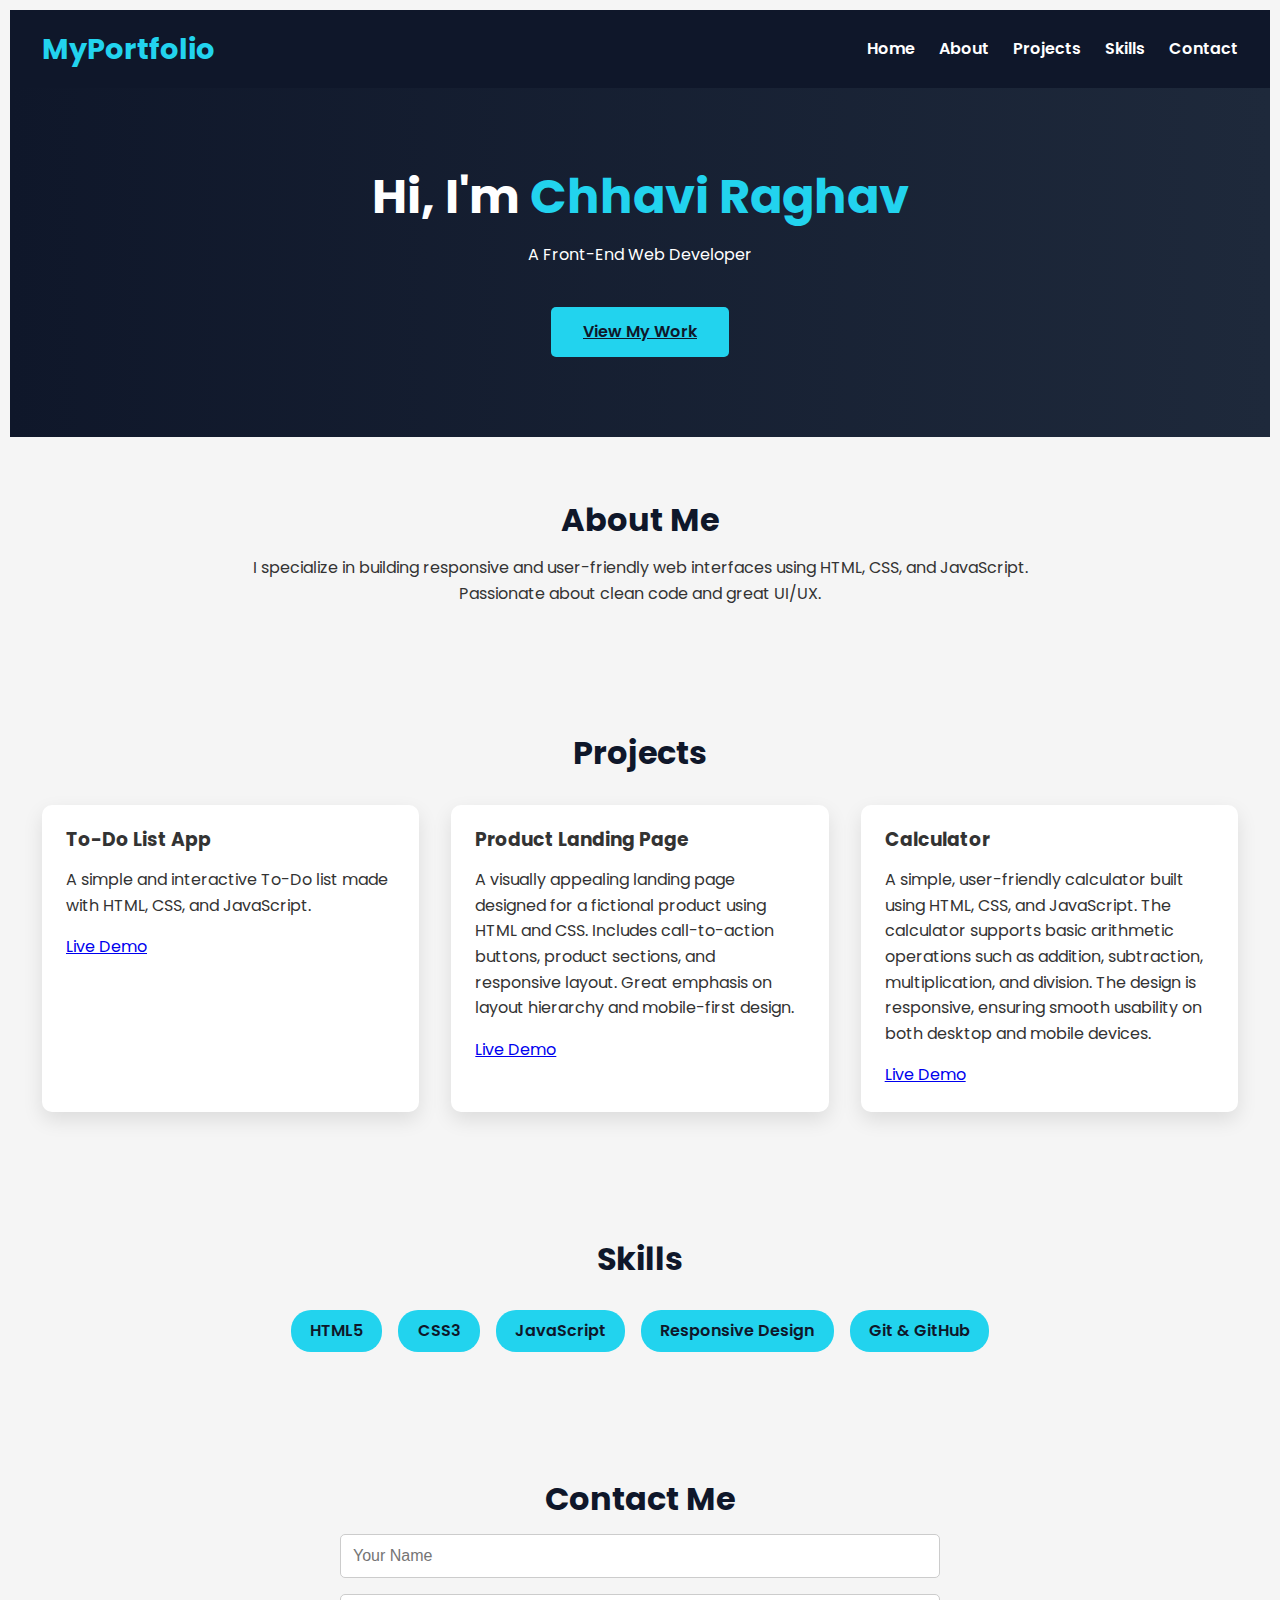
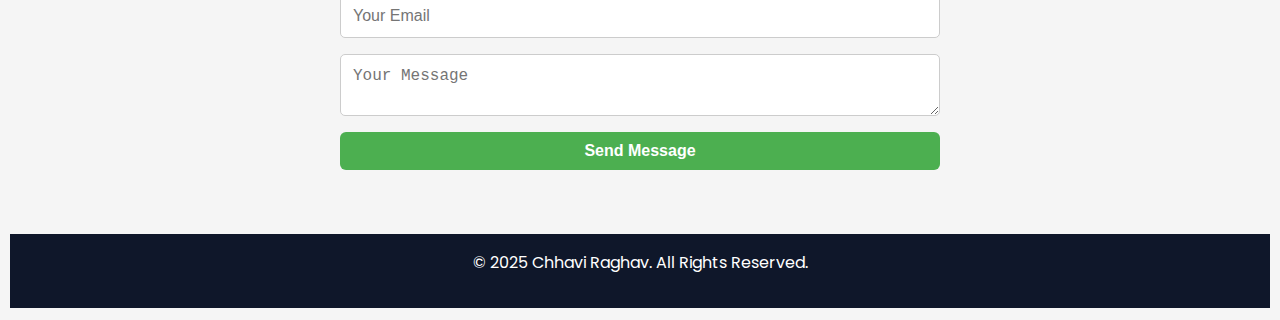
<file: index.html>
<!DOCTYPE html>
<html lang="en">
<head>
  <meta charset="UTF-8" />
  <meta name="viewport" content="width=device-width, initial-scale=1.0" />
  <title>My Portfolio</title>
  <link href="https://fonts.googleapis.com/css2?family=Poppins:wght@400;600;700&display=swap" rel="stylesheet">
  <link rel="stylesheet" href="style.css">
  <link rel="stylesheet" href="responsive.css">
</head>
<body>
  <header>
    <nav class="navbar">
      <div class="logo">MyPortfolio</div>
      <ul class="nav-links">
        <li><a href="#home">Home</a></li>
        <li><a href="#about">About</a></li>
        <li><a href="#projects">Projects</a></li>
        <li><a href="#skills">Skills</a></li>
        <li><a href="#contact">Contact</a></li>
      </ul>
    </nav>
  </header>

  <section id="home" class="hero-section">
    <h1>Hi, I'm <span class="highlight">Chhavi Raghav</span></h1>
    <p>A Front-End Web Developer</p>
    <a href="#projects" class="btn">View My Work</a>
  </section>

  <section id="about">
    <h2>About Me</h2>
    <p class="about-text">I specialize in building responsive and user-friendly web interfaces using HTML, CSS, and JavaScript. Passionate about clean code and great UI/UX.</p>
  </section>

  <section id="projects">
    <h2>Projects</h2>
    <div class="projects-grid">
      <div class="project-card">
        <h3>To-Do List App</h3>
        <p>A simple and interactive To-Do list made with HTML, CSS, and JavaScript.</p>
        <a href="Todo.html" target="_blank">Live Demo</a>
      </div>
      <div class="project-card">
        <h3>Product Landing Page</h3>
        <p>A visually appealing landing page designed for a fictional product using HTML and CSS. Includes call-to-action buttons, product sections, and responsive layout. Great emphasis on layout hierarchy and mobile-first design.</p>
        <a href="weather.html">Live Demo</a>
      </div>
      <div class="project-card">
        <h3>Calculator</h3>
        <p>A simple, user-friendly calculator built using HTML, CSS, and JavaScript. The calculator supports basic arithmetic operations such as addition, subtraction, multiplication, and division. The design is responsive, ensuring smooth usability on both desktop and mobile devices.</p>
        <a href="calculator.html">Live Demo</a>
    </div>
    
    </div>
  </section>

  <section id="skills">
    <h2>Skills</h2>
    <ul class="skills-list">
      <li>HTML5</li>
      <li>CSS3</li>
      <li>JavaScript</li>
      <li>Responsive Design</li>
      <li>Git & GitHub</li>
    </ul>
  </section>

  <section id="contact">
    <h2>Contact Me</h2>
    <form id="contact-form">
      <input type="text" placeholder="Your Name" required />
      <input type="email" placeholder="Your Email" required />
      <textarea placeholder="Your Message" required></textarea>
      <button type="submit">Send Message</button>
    </form>
  </section>

  <footer>
    <p>&copy; 2025 Chhavi Raghav. All Rights Reserved.</p>
  </footer>

  <script src="script.js"></script>
</body>
</html>
</file>
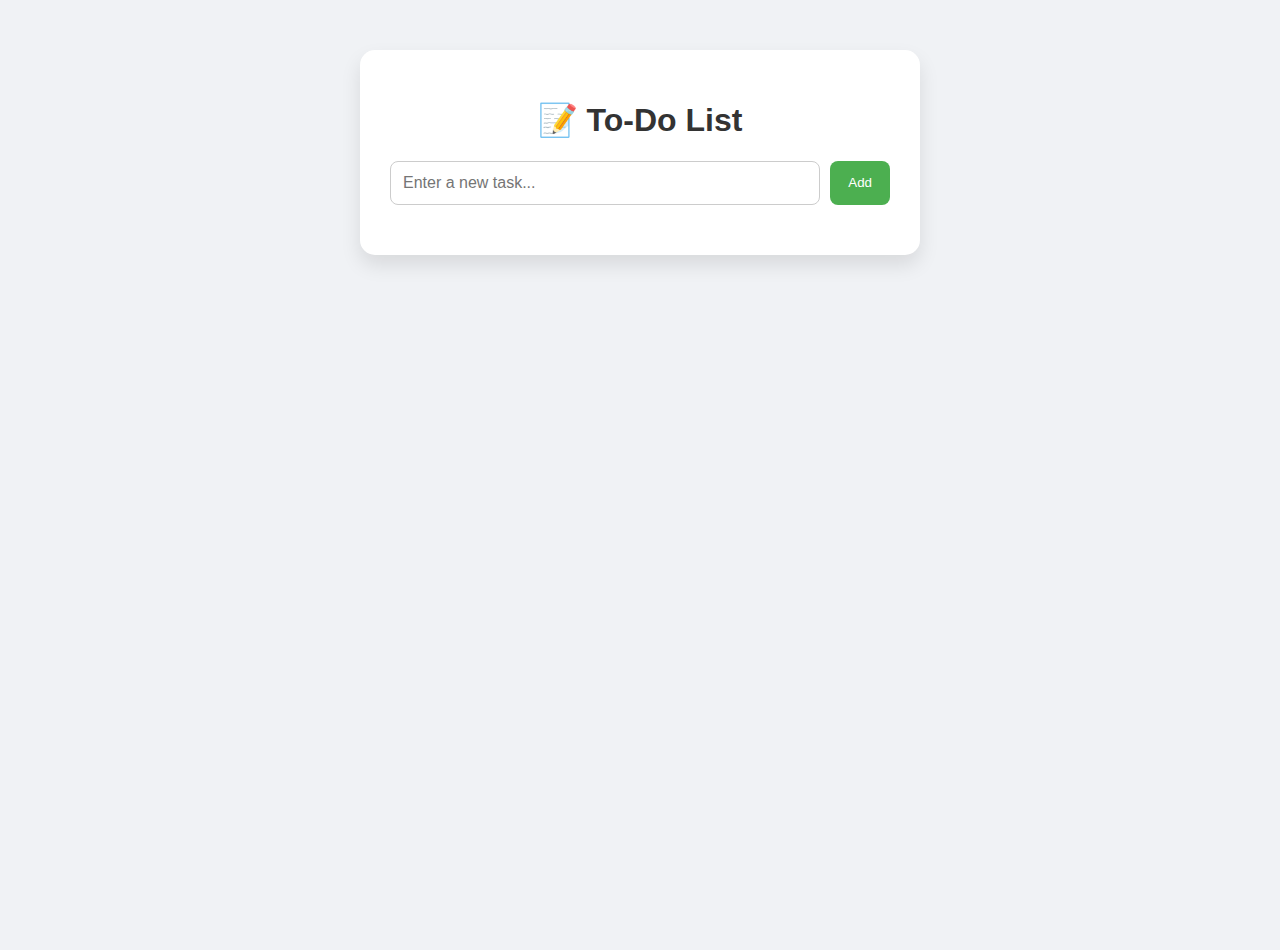
<file: todo-app/index.html>
<!DOCTYPE html>
<html lang="en">
<head>
  <meta charset="UTF-8" />
  <meta name="viewport" content="width=device-width, initial-scale=1.0"/>
  <title>To-Do List</title>
  <link rel="stylesheet" href="style.css"/>
</head>
<body>
  <div class="todo-app">
    <h1>📝 To-Do List</h1>
    <div class="input-section">
      <input type="text" id="task-input" placeholder="Enter a new task..." />
      <button id="add-btn">Add</button>
    </div>
    <ul id="task-list"></ul>
  </div>
  <script src="script.js"></script>
</body>
</html>
</file>
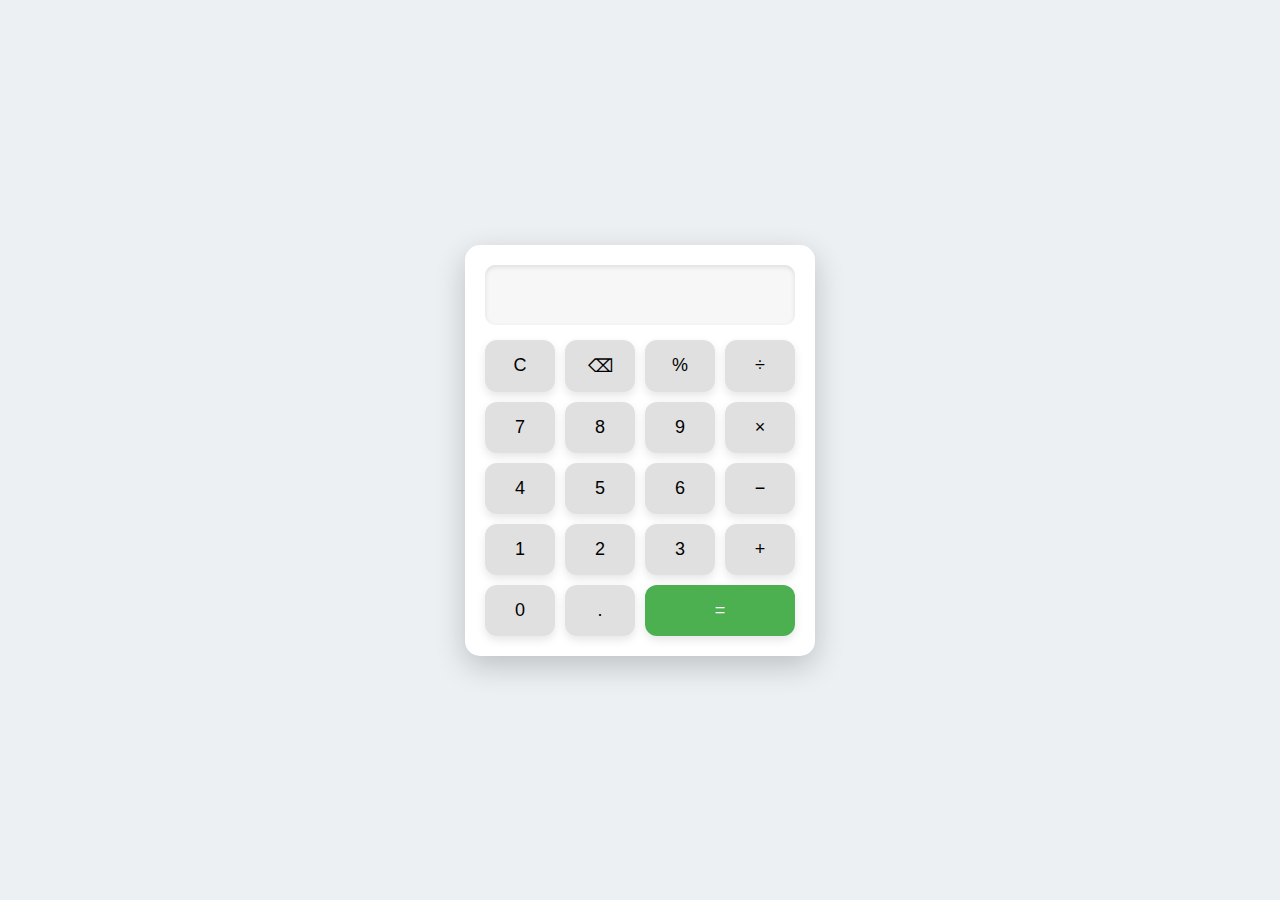
<file: calculator.html>
<!DOCTYPE html>
<html lang="en">
<head>
  <meta charset="UTF-8" />
  <meta name="viewport" content="width=device-width, initial-scale=1.0"/>
  <title>Simple Calculator</title>
  <link rel="stylesheet" href="calculator.css" />
</head>
<body>
  <div class="calculator">
    <input type="text" id="display" disabled />
    <div class="buttons">
      <button onclick="clearDisplay()">C</button>
      <button onclick="deleteLast()">⌫</button>
      <button onclick="appendValue('%')">%</button>
      <button onclick="appendValue('/')">÷</button>

      <button onclick="appendValue('7')">7</button>
      <button onclick="appendValue('8')">8</button>
      <button onclick="appendValue('9')">9</button>
      <button onclick="appendValue('*')">×</button>

      <button onclick="appendValue('4')">4</button>
      <button onclick="appendValue('5')">5</button>
      <button onclick="appendValue('6')">6</button>
      <button onclick="appendValue('-')">−</button>

      <button onclick="appendValue('1')">1</button>
      <button onclick="appendValue('2')">2</button>
      <button onclick="appendValue('3')">3</button>
      <button onclick="appendValue('+')">+</button>

      <button onclick="appendValue('0')">0</button>
      <button onclick="appendValue('.')">.</button>
      <button onclick="calculateResult()" class="equals">=</button>
    </div>
  </div>
  <script src="calculator.js"></script>
</body>
</html>
</file>
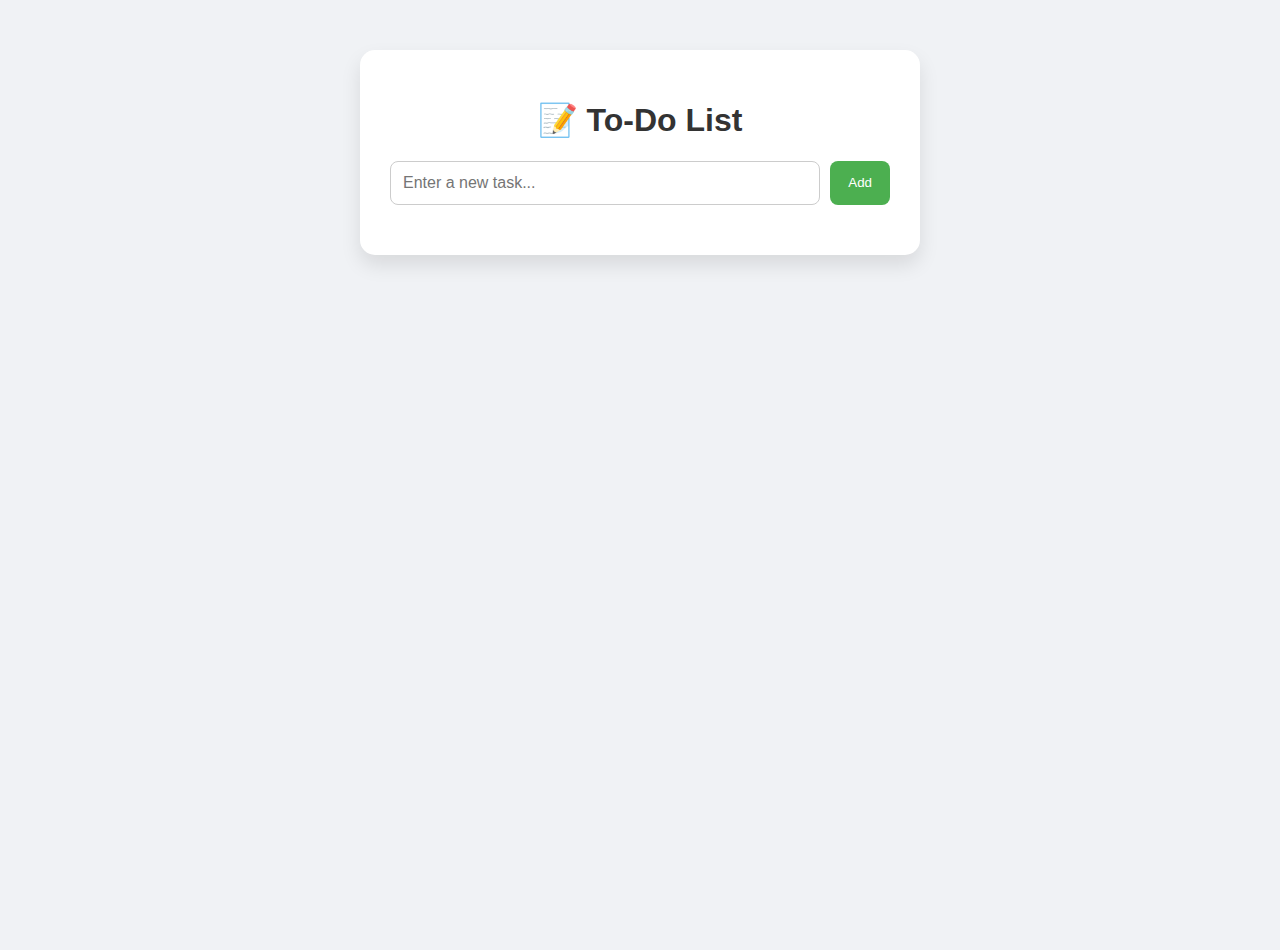
<file: Todo.html>
<!DOCTYPE html>
<html lang="en">
<head>
  <meta charset="UTF-8" />
  <meta name="viewport" content="width=device-width, initial-scale=1.0"/>
  <title>To-Do List</title>
  <link rel="stylesheet" href="todo.css"/>
</head>
<body>
  <div class="todo-app">
    <h1>📝 To-Do List</h1>
    <div class="input-section">
      <input type="text" id="task-input" placeholder="Enter a new task..." />
      <button id="add-btn">Add</button>
    </div>
    <ul id="task-list"></ul>
  </div>
  <script src="todo.js"></script>
</body>
</html>
</file>
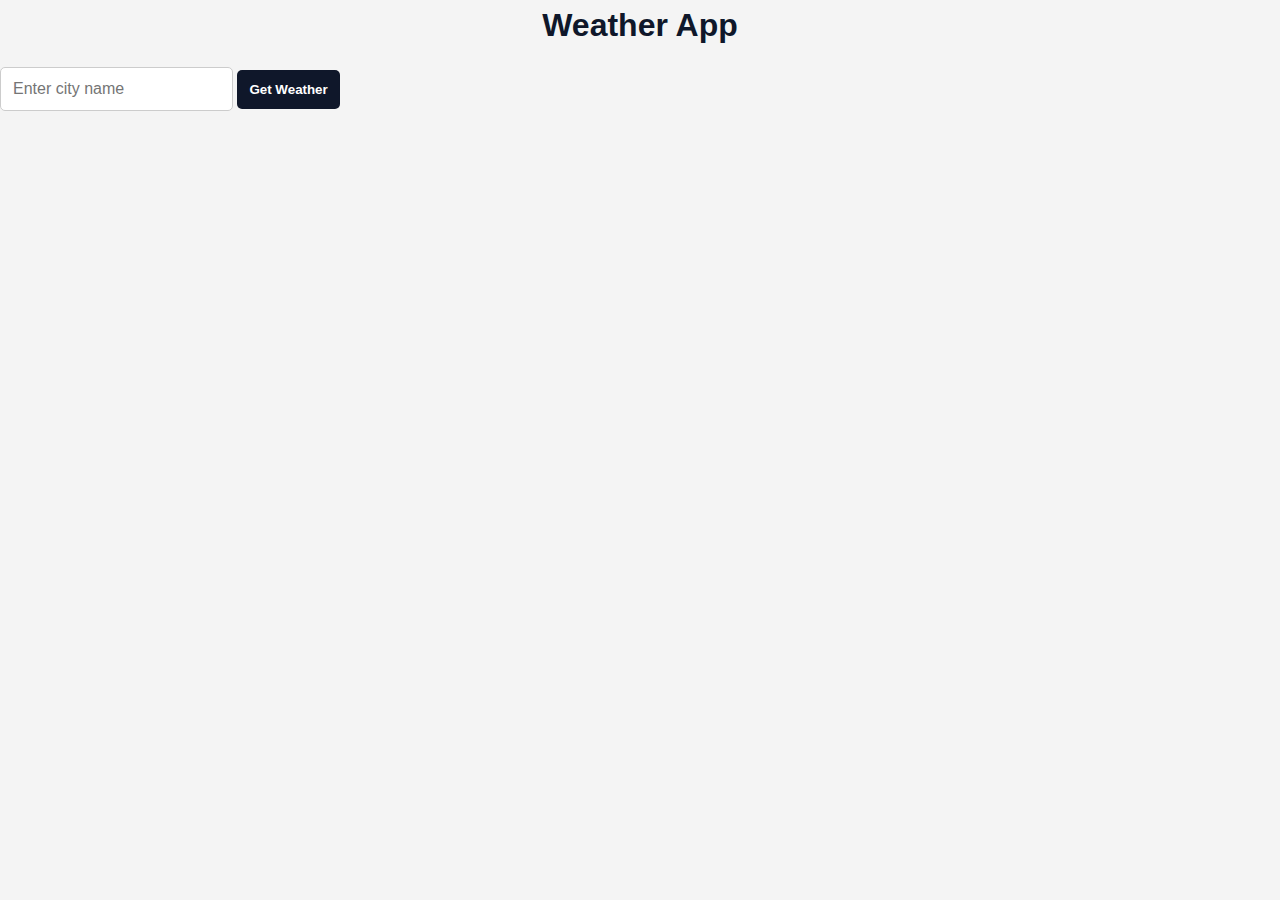
<file: weather.html>
<!DOCTYPE html>
<html lang="en">
<head>
  <meta charset="UTF-8">
  <title>Weather App</title>
  <link rel="stylesheet" href="style.css">
</head>
<body>
  <div class="weather-container">
    <h2>Weather App</h2>
    <input type="text" id="cityInput" placeholder="Enter city name" />
    <button onclick="getWeather()">Get Weather</button>
    <div id="weatherResult"></div>
  </div>
  <script src="script.js"></script>
</body>
</html>
</file>
<file: style.css>
* {
    margin: 0;
    padding: 0;
    box-sizing: border-box;
  }
  
  body {
    font-family: 'Poppins', sans-serif;
    line-height: 1.6;
    background: #f4f4f4;
    color: #333;
  }
  
  header {
    background: #0f172a;
    color: #fff;
    padding: 1rem 2rem;
    position: sticky;
    top: 0;
    z-index: 1000;
  }
  
  .navbar {
    display: flex;
    justify-content: space-between;
    align-items: center;
  }
  
  .logo {
    font-size: 1.8rem;
    font-weight: 700;
    color: #22d3ee;
  }
  
  .nav-links {
    list-style: none;
    display: flex;
    gap: 1.5rem;
  }
  
  .nav-links a {
    text-decoration: none;
    color: #fff;
    font-weight: 600;
    transition: color 0.3s ease;
  }
  
  .nav-links a:hover {
    color: #22d3ee;
  }
  
  .hero-section {
    background: linear-gradient(to right, #0f172a, #1e293b);
    color: white;
    text-align: center;
    padding: 5rem 2rem;
  }
  
  .hero-section h1 {
    font-size: 3rem;
  }
  
  .highlight {
    color: #22d3ee;
  }
  
  .btn {
    display: inline-block;
    margin-top: 1.5rem;
    padding: 0.75rem 2rem;
    background-color: #22d3ee;
    color: #0f172a;
    font-weight: 600;
    border: none;
    border-radius: 5px;
    cursor: pointer;
    transition: background 0.3s ease;
  }
  
  .btn:hover {
    background-color: #0ea5e9;
  }
  
  section {
    padding: 4rem 2rem;
  }
  
  h2 {
    font-size: 2rem;
    margin-bottom: 1rem;
    color: #0f172a;
    text-align: center;
  }
  
  .about-text {
    text-align: center;
    max-width: 800px;
    margin: auto;
  }
  
  .projects-grid {
    display: grid;
    grid-template-columns: repeat(auto-fit, minmax(250px, 1fr));
    gap: 2rem;
    margin-top: 2rem;
  }
  
  .project-card {
    background: white;
    padding: 1.5rem;
    border-radius: 10px;
    box-shadow: 0 8px 20px rgba(0,0,0,0.1);
    transition: transform 0.3s ease;
  }
  
  .project-card:hover {
    transform: translateY(-5px);
  }
  
  .skills-list {
    display: flex;
    flex-wrap: wrap;
    justify-content: center;
    gap: 1rem;
    margin-top: 2rem;
  }
  
  .skills-list li {
    background-color: #22d3ee;
    color: #0f172a;
    padding: 0.5rem 1.2rem;
    border-radius: 20px;
    list-style: none;
    font-weight: 600;
  }
  
  form {
    max-width: 600px;
    margin: auto;
    display: flex;
    flex-direction: column;
    gap: 1rem;
  }
  
  input, textarea {
    padding: 0.75rem;
    border: 1px solid #ccc;
    border-radius: 5px;
    font-size: 1rem;
  }
  
  button {
    padding: 0.75rem;
    background-color: #0f172a;
    color: #fff;
    font-weight: bold;
    border: none;
    border-radius: 5px;
    cursor: pointer;
    transition: background 0.3s ease;
  }
  
  button:hover {
    background-color: #1e293b;
  }
  
  footer {
    text-align: center;
    padding: 1rem;
    background-color: #0f172a;
    color: white;
  }
</file>
<file: todo-app/style.css>
body {
    font-family: 'Segoe UI', sans-serif;
    background: #f0f2f5;
    display: flex;
    justify-content: center;
    align-items: start;
    padding-top: 50px;
    min-height: 100vh;
    margin: 0;
  }
  
  .todo-app {
    background: #fff;
    padding: 30px;
    border-radius: 15px;
    box-shadow: 0 10px 20px rgba(0,0,0,0.1);
    width: 100%;
    max-width: 500px;
  }
  
  h1 {
    text-align: center;
    color: #333;
  }
  
  .input-section {
    display: flex;
    gap: 10px;
    margin-bottom: 20px;
  }
  
  #task-input {
    flex: 1;
    padding: 12px;
    border: 1px solid #ccc;
    border-radius: 8px;
    font-size: 16px;
  }
  
  #add-btn {
    padding: 12px 18px;
    border: none;
    background-color: #4CAF50;
    color: white;
    border-radius: 8px;
    cursor: pointer;
  }
  
  #add-btn:hover {
    background-color: #45a049;
  }
  
  ul {
    list-style: none;
    padding: 0;
  }
  
  li {
    background: #f9f9f9;
    margin-bottom: 10px;
    padding: 12px;
    border-radius: 8px;
    display: flex;
    justify-content: space-between;
    align-items: center;
  }
  
  li.completed {
    text-decoration: line-through;
    color: #888;
  }
  
  button.delete {
    background: #e74c3c;
    color: #fff;
    border: none;
    padding: 6px 12px;
    border-radius: 6px;
    cursor: pointer;
  }
</file>
<file: calculator.css>
* {
  box-sizing: border-box;
}

body {
  margin: 0;
  padding: 0;
  display: flex;
  justify-content: center;
  align-items: center;
  min-height: 100vh;
  background: #ecf0f3;
  font-family: 'Poppins', sans-serif;
}

.calculator {
  background: #fff;
  padding: 20px;
  border-radius: 15px;
  box-shadow: 0 10px 30px rgba(0, 0, 0, 0.2);
  width: 90%;
  max-width: 350px;
}

#display {
  width: 100%;
  height: 60px;
  font-size: 24px;
  text-align: right;
  padding: 10px;
  border: none;
  border-radius: 10px;
  margin-bottom: 15px;
  background-color: #f7f7f7;
  box-shadow: inset 0 2px 5px rgba(0,0,0,0.1);
}

.buttons {
  display: grid;
  grid-template-columns: repeat(4, 1fr);
  gap: 10px;
}

button {
  padding: 15px;
  font-size: 18px;
  border: none;
  border-radius: 12px;
  background: #e0e0e0;
  box-shadow: 0 4px 10px rgba(0,0,0,0.1);
  cursor: pointer;
  transition: all 0.2s;
}

button:hover {
  background: #d5d5d5;
}

.equals {
  grid-column: span 2;
  background-color: #4CAF50;
  color: white;
}

.equals:hover {
  background-color: #45a049;
}

@media (max-width: 480px) {
  button {
    padding: 12px;
    font-size: 16px;
  }

  #display {
    height: 50px;
    font-size: 20px;
  }
}
</file>
<file: todo.css>
body {
    font-family: 'Segoe UI', sans-serif;
    background: #f0f2f5;
    display: flex;
    justify-content: center;
    align-items: start;
    padding-top: 50px;
    min-height: 100vh;
    margin: 0;
  }
  
  .todo-app {
    background: #fff;
    padding: 30px;
    border-radius: 15px;
    box-shadow: 0 10px 20px rgba(0,0,0,0.1);
    width: 100%;
    max-width: 500px;
  }
  
  h1 {
    text-align: center;
    color: #333;
  }
  
  .input-section {
    display: flex;
    gap: 10px;
    margin-bottom: 20px;
  }
  
  #task-input {
    flex: 1;
    padding: 12px;
    border: 1px solid #ccc;
    border-radius: 8px;
    font-size: 16px;
  }
  
  #add-btn {
    padding: 12px 18px;
    border: none;
    background-color: #4CAF50;
    color: white;
    border-radius: 8px;
    cursor: pointer;
  }
  
  #add-btn:hover {
    background-color: #45a049;
  }
  
  ul {
    list-style: none;
    padding: 0;
  }
  
  li {
    background: #f9f9f9;
    margin-bottom: 10px;
    padding: 12px;
    border-radius: 8px;
    display: flex;
    justify-content: space-between;
    align-items: center;
  }
  
  li.completed {
    text-decoration: line-through;
    color: #888;
  }
  
  button.delete {
    background: #e74c3c;
    color: #fff;
    border: none;
    padding: 6px 12px;
    border-radius: 6px;
    cursor: pointer;
  }
</file>
<file: responsive.css>
/* Base Reset */
* {
    margin: 0;
    padding: 0;
    box-sizing: border-box;
  }
  
  /* Body Layout */
  body {
    font-family: 'Poppins', sans-serif;
    line-height: 1.6;
    background-color: #f5f5f5;
    color: #333;
    padding: 10px;
  }
  
  /* Responsive Container */
  .container {
    width: 100%;
    max-width: 1200px;
    margin: auto;
    padding: 15px;
  }
  
  /* Responsive Images */
  img {
    max-width: 100%;
    height: auto;
    display: block;
  }
  
  /* Responsive Typography */
  h1, h2, h3, h4, h5 {
    margin-bottom: 1rem;
    line-height: 1.2;
  }
  
  p {
    margin-bottom: 1rem;
    font-size: 1rem;
  }
  
  /* Responsive Buttons */
  button {
    padding: 10px 15px;
    font-size: 1rem;
    border-radius: 6px;
    border: none;
    cursor: pointer;
    background: #4CAF50;
    color: white;
    transition: 0.2s ease-in-out;
  }
  
  button:hover {
    background: #388e3c;
  }
  
  /* Grid System */
  .row {
    display: flex;
    flex-wrap: wrap;
    gap: 20px;
  }
  
  .col {
    flex: 1;
    min-width: 250px;
  }
  
  /* Mobile Friendly */
  @media (max-width: 768px) {
    html {
      font-size: 90%;
    }
  
    .row {
      flex-direction: column;
    }
  }
  
  @media (max-width: 480px) {
    html {
      font-size: 85%;
    }
  
    button {
      width: 100%;
      padding: 12px;
    }
  }
</file>
